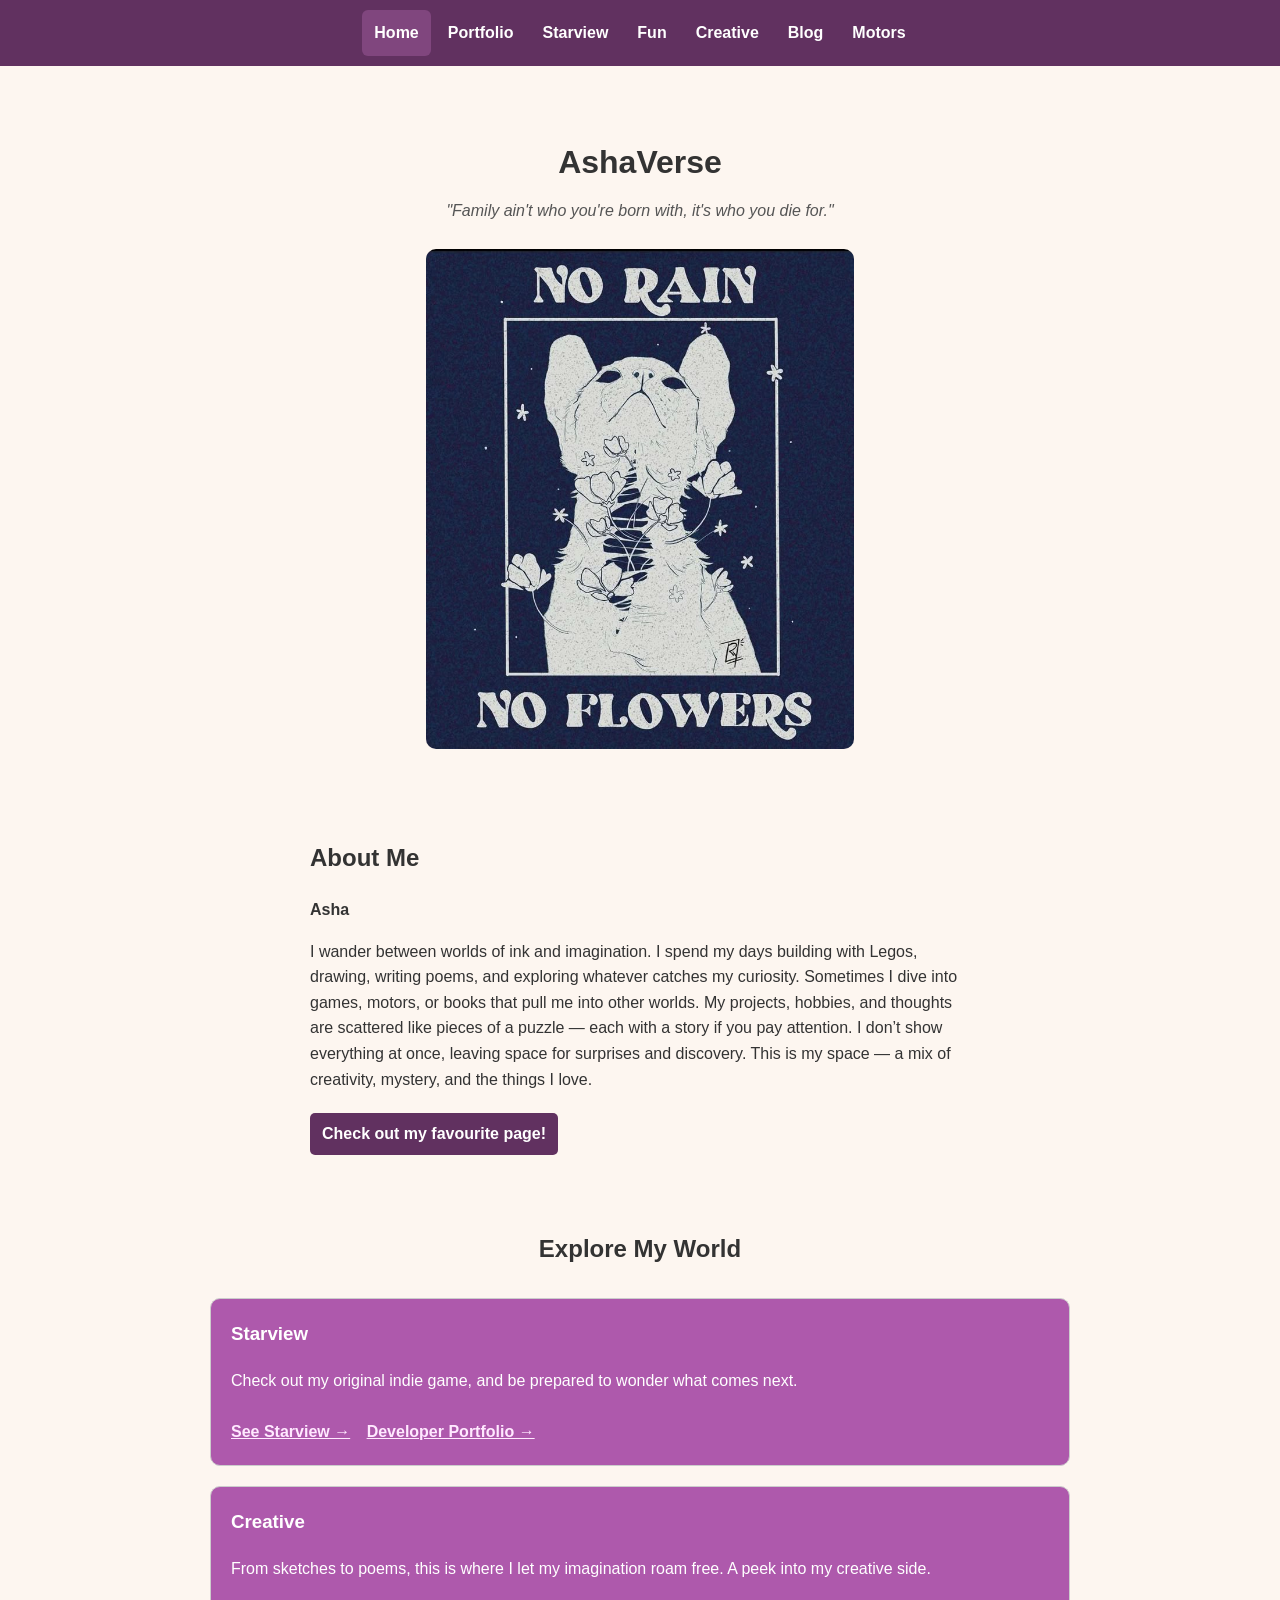
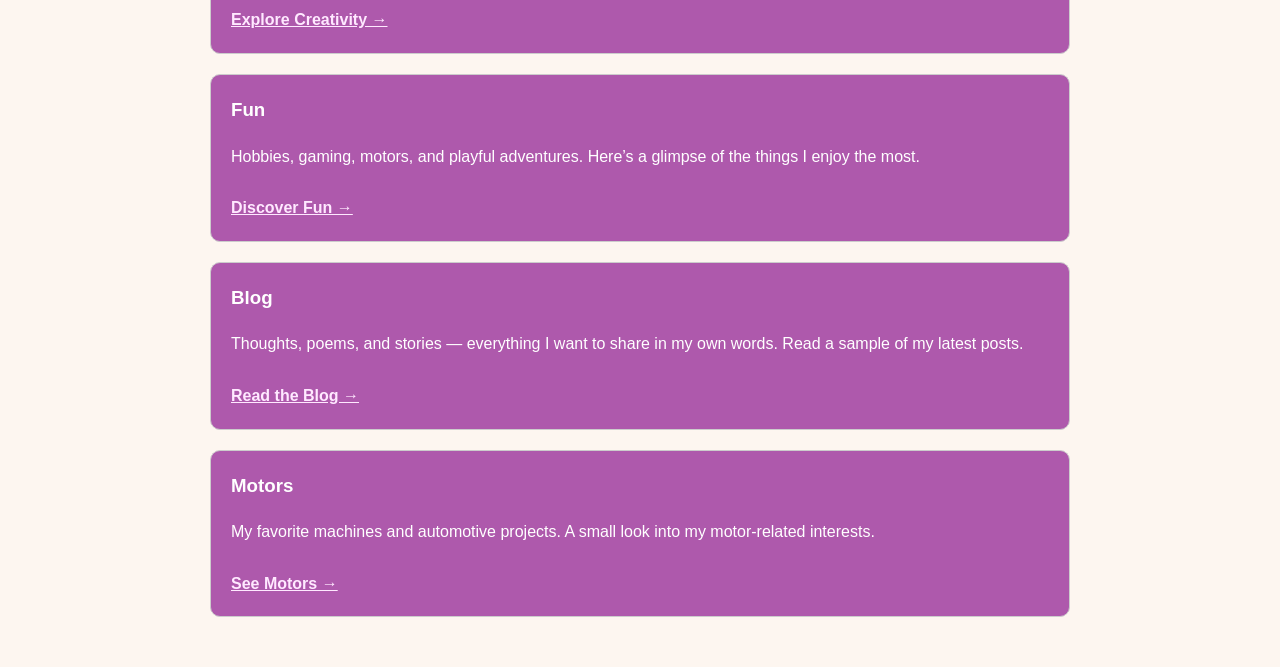
<file: index.html>
<!DOCTYPE html>
<html lang="en">

<head>
    <meta charset="UTF-8">
    <meta name="viewport" content="width=device-width, initial-scale=1.0">
    <meta name="description" content="AshaVerse - The personal and creative world of Asher Zuurendonk.">
    <title>AshaVerse</title>

    <link rel="stylesheet" href="style.css">

    <style>
        /* GENERAL */
        * {
            box-sizing: border-box;
        }

        body {
            font-family: Arial, sans-serif;
            margin: 0;
            padding: 0;
            background-color: #fdf6f0;
            color: #333;
            line-height: 1.6;
        }

        /* NAVIGATION */
        nav {
            background-color: #613160;
            padding: 10px;
        }

        nav ul {
            display: flex;
            justify-content: center;
            align-items: center;
            flex-wrap: wrap;
            gap: 5px;
            list-style: none;
            padding: 0;
            margin: 0;
        }

        nav ul li {
            display: block;
            margin: 0;
            padding: 0;
        }

        nav ul li a {
            display: block;
            padding: 10px 12px;
            color: white;
            text-decoration: none;
            font-weight: bold;
            border-radius: 6px;
        }

        nav ul li a:hover,
        nav ul li a:focus-visible,
        nav ul li a.active {
            background-color: #80467e;
        }

        /* HERO */
        header {
            text-align: center;
            padding: 50px 20px;
        }

        header h1 {
            margin-bottom: 10px;
        }

        header img {
            display: block;
            max-width: 100%;
            width: auto;
            height: auto;
            max-height: 500px;
            border-radius: 10px;
            margin: 25px auto 0;
        }

        .tagline {
            font-style: italic;
            color: #555;
            margin-top: 10px;
        }

        /* ABOUT */
        section#about {
            padding: 20px;
            max-width: 700px;
            margin: auto;
        }

        section#about a {
            display: inline-block;
            padding: 8px 12px;
            background-color: #613160;
            color: white;
            border-radius: 5px;
            font-weight: bold;
            text-decoration: none;
            transition: background 0.3s ease;
            margin: 5px 5px 5px 0;
        }

        section#about a:hover {
            background-color: #8a4a89;
        }

        /* EXPLORE */
        #sneak-peeks {
            max-width: 900px;
            margin: 50px auto;
            padding: 0 20px;
        }

        #sneak-peeks h2 {
            text-align: center;
            margin-bottom: 30px;
        }

        .preview {
            border: 1px solid #ccc;
            padding: 20px;
            margin-bottom: 20px;
            border-radius: 10px;
            background-color: #ae59ac;
            color: white;
        }

        .preview h3 {
            margin-top: 0;
            color: white;
        }

        .preview a {
            display: inline-block;
            margin: 10px 12px 0 0;
            color: #ffe9ff;
            text-decoration: underline;
            font-weight: bold;
        }

        .preview a:hover {
            color: white;
        }

        /* MOBILE */
        @media (max-width: 600px) {

            nav ul {
                display: grid;
                grid-template-columns: repeat(2, minmax(0, 1fr));
                gap: 5px;
            }

            nav ul li a {
                text-align: center;
                padding: 12px 6px;
                font-size: 14px;
            }

            nav ul li:last-child:nth-child(odd) {
                grid-column: 1 / -1;
            }

            header {
                padding: 30px 12px;
            }

            header h1 {
                font-size: 28px;
            }

            header img {
                max-width: 100%;
                height: auto;
            }

            section#about {
                padding: 16px;
            }

            #sneak-peeks {
                margin: 25px auto;
                padding: 0 12px;
            }

            .preview {
                padding: 18px 16px;
                border-radius: 12px;
                margin-bottom: 16px;
            }

            .preview a {
                padding: 4px 0;
            }
        }
    </style>
</head>

<body>

    <!-- NAVIGATION -->
    <nav aria-label="Main navigation">
        <ul>
            <li>
                <a href="index.html" class="active" aria-current="page">Home</a>
            </li>
            <li><a href="portfolio.html">Portfolio</a></li>
            <li><a href="rp1.html">Starview</a></li>
            <li><a href="pinterest.html">Fun</a></li>
            <li><a href="sharkies.html">Creative</a></li>
            <li><a href="avatar.html">Blog</a></li>
            <li><a href="motors.html">Motors</a></li>
        </ul>
    </nav>

    <main>

        <!-- HERO -->
        <header>
            <h1>AshaVerse</h1>

            <p class="tagline">
                "Family ain't who you're born with, it's who you die for."
            </p>

            <img
                src="flowers.jpg"
                alt="No rain, No flowers."
            >
        </header>

        <!-- ABOUT -->
        <section id="about">
            <h2>About Me</h2>

            <p><strong>Asha</strong></p>

            <p>
                I wander between worlds of ink and imagination.
                I spend my days building with Legos, drawing,
                writing poems, and exploring whatever catches
                my curiosity.

                Sometimes I dive into games, motors, or books
                that pull me into other worlds.

                My projects, hobbies, and thoughts are scattered
                like pieces of a puzzle — each with a story
                if you pay attention.

                I don’t show everything at once, leaving space
                for surprises and discovery.

                This is my space — a mix of creativity, mystery,
                and the things I love.
            </p>

            <a href="motors.html">
                Check out my favourite page!
            </a>
        </section>

        <!-- EXPLORE -->
        <section id="sneak-peeks">
            <h2>Explore My World</h2>

            <!-- STARVIEW -->
            <article class="preview">
                <h3>Starview</h3>

                <p>
                    Check out my original indie game,
                    and be prepared to wonder what comes next.
                </p>

                <a href="rp1.html">
                    See Starview &rarr;
                </a>

                <a href="portfolio.html">
                    Developer Portfolio &rarr;
                </a>
            </article>

            <!-- CREATIVE -->
            <article class="preview">
                <h3>Creative</h3>

                <p>
                    From sketches to poems, this is where
                    I let my imagination roam free.
                    A peek into my creative side.
                </p>

                <a href="sharkies.html">
                    Explore Creativity &rarr;
                </a>
            </article>

            <!-- FUN -->
            <article class="preview">
                <h3>Fun</h3>

                <p>
                    Hobbies, gaming, motors, and playful adventures.
                    Here’s a glimpse of the things I enjoy the most.
                </p>

                <a href="pinterest.html">
                    Discover Fun &rarr;
                </a>
            </article>

            <!-- BLOG -->
            <article class="preview">
                <h3>Blog</h3>

                <p>
                    Thoughts, poems, and stories —
                    everything I want to share in my own words.
                    Read a sample of my latest posts.
                </p>

                <a href="avatar.html">
                    Read the Blog &rarr;
                </a>
            </article>

            <!-- MOTORS -->
            <article class="preview">
                <h3>Motors</h3>

                <p>
                    My favorite machines and automotive projects.
                    A small look into my motor-related interests.
                </p>

                <a href="motors.html">
                    See Motors &rarr;
                </a>
            </article>

        </section>

    </main>

</body>
</html>
</file>
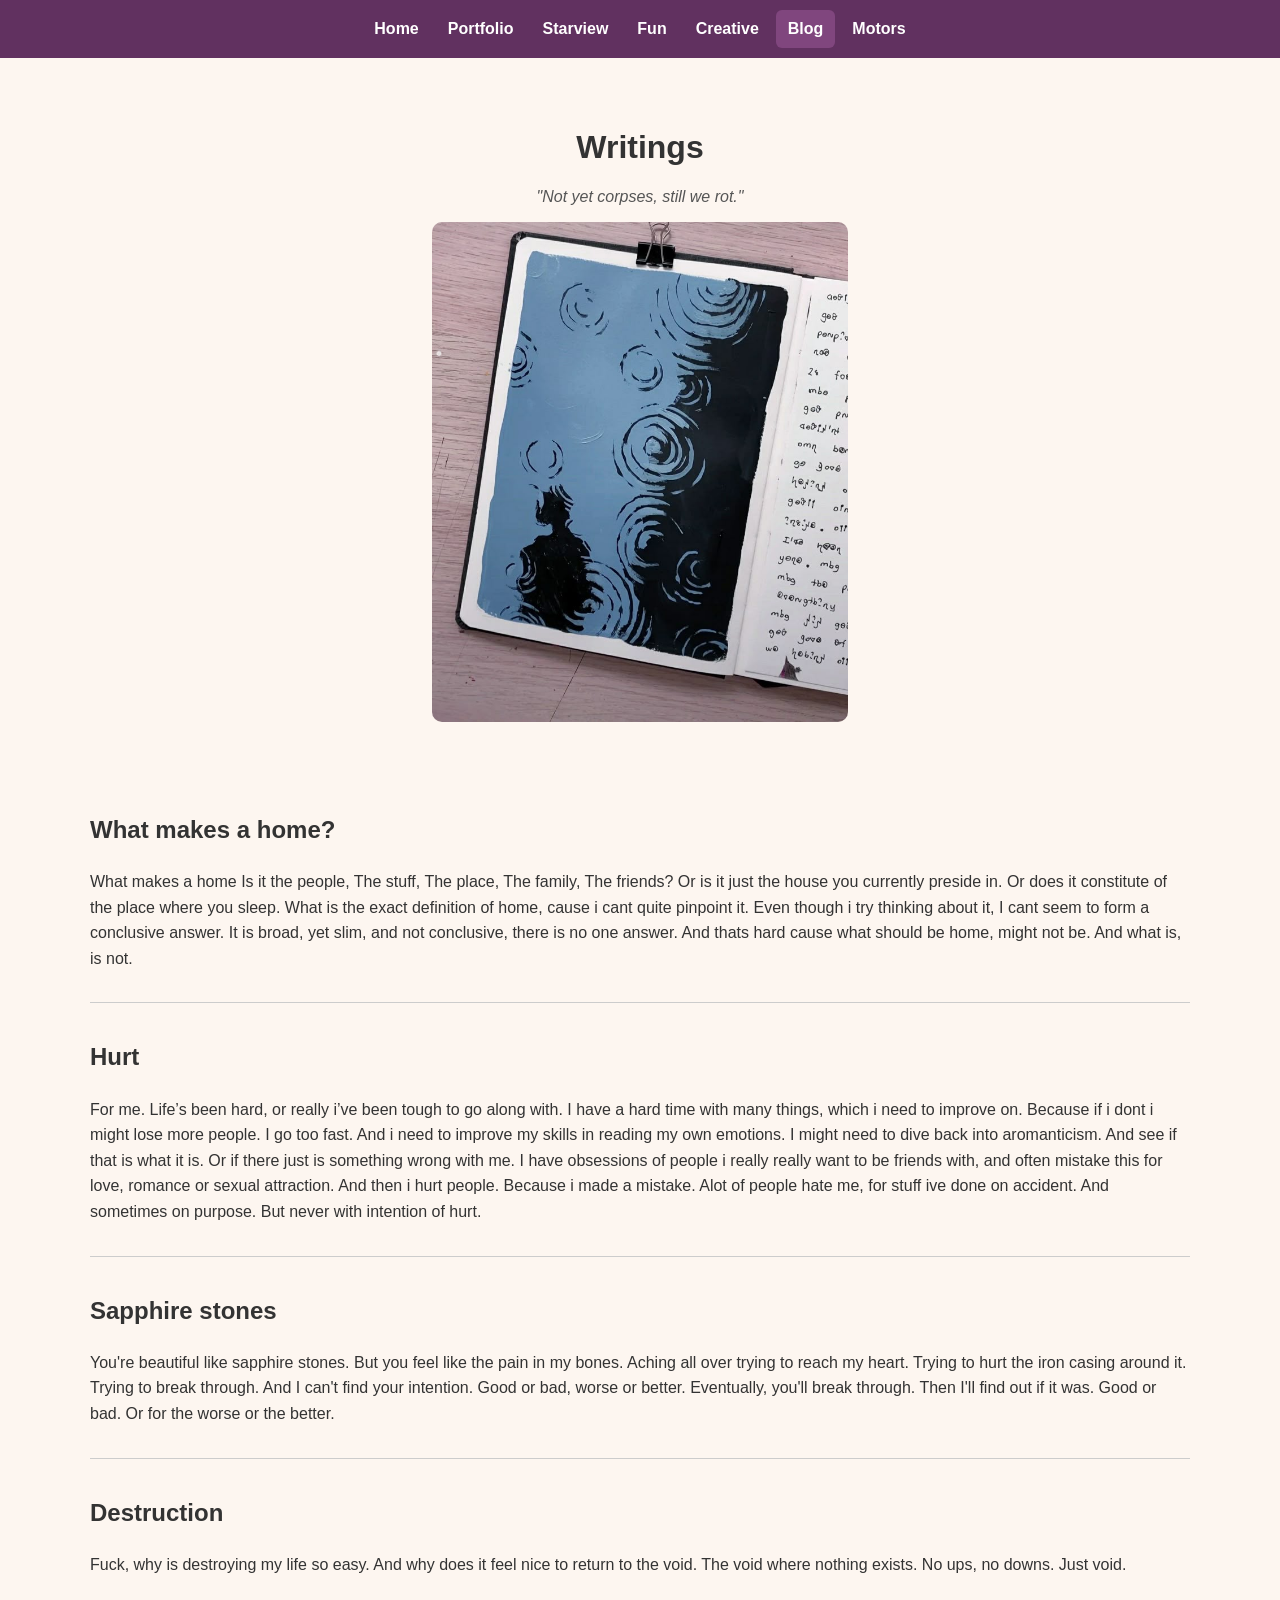
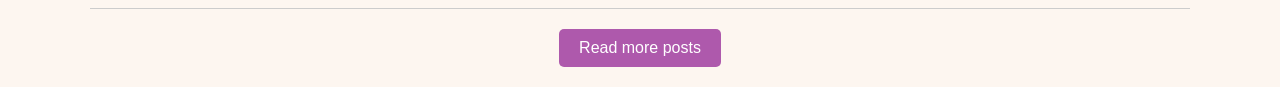
<file: avatar.html>
<!DOCTYPE html>
<html lang="en">
<head>
    <meta charset="UTF-8">
    <meta name="viewport" content="width=device-width, initial-scale=1.0">
    <meta name="description" content="Writings, poetry and personal thoughts from AshaVerse.">
    <title>Writings - AshaVerse</title>

    <style>
        /* GENERAL */
        body {
            font-family: Arial, sans-serif;
            margin: 0;
            padding: 0;
            background-color: #fdf6f0;
            color: #333;
        }

        /* NAVIGATION */
        nav {
            background-color: #613160;
            padding: 10px;
            text-align: center;
        }

        nav ul {
            display: flex;
            justify-content: center;
            align-items: center;
            flex-wrap: wrap;
            gap: 5px;
            list-style: none;
            margin: 0;
            padding: 0;
        }

        nav ul li {
            margin: 0;
            padding: 0;
        }

        nav ul li a {
            display: block;
            padding: 10px 12px;
            color: white;
            text-decoration: none;
            font-weight: bold;
            border-radius: 6px;
        }

        nav ul li a:hover,
        nav ul li a:focus-visible,
        nav ul li a.active {
            background-color: #80467e;
        }

        /* HERO */
        header {
            text-align: center;
            padding: 50px 20px;
        }

        header img {
            max-width: 100%;
            height: 500px;
            border-radius: 10px;
        }

        .tagline {
            font-style: italic;
            color: #555;
            margin-top: 10px;
        }

        /* POSTS */
        #posts {
            max-width: 1100px;
            margin: 0 auto;
            padding: 0 20px;
        }

        #posts article {
            border-bottom: 1px solid #ccc;
            padding: 15px 0;
            line-height: 1.6;
        }

        /* HIDDEN POSTS */
        .hidden {
            display: none;
        }

        /* READ MORE BUTTON */
        #readMoreBtn {
            display: block;
            margin: 20px auto;
            background-color: #ae59ac;
            color: white;
            border: none;
            padding: 10px 20px;
            font-size: 16px;
            cursor: pointer;
            border-radius: 5px;
        }

        #readMoreBtn:hover {
            background-color: #874686;
        }

        /* MOBILE NAVIGATION */
        @media (max-width: 600px) {
            nav ul {
                display: grid;
                grid-template-columns: repeat(2, minmax(0, 1fr));
                gap: 5px;
            }

            nav ul li a {
                text-align: center;
                padding: 12px 6px;
                font-size: 14px;
            }

            nav ul li:last-child:nth-child(odd) {
                grid-column: 1 / -1;
            }

            header {
                padding: 30px 12px;
            }

            header img {
                width: auto;
                height: auto;
                max-width: 100%;
                max-height: 500px;
            }

            #posts {
                padding: 0 16px;
            }
        }

        /* SMALL PHONES */
        @media (max-width: 360px) {
            nav ul li a {
                font-size: 13px;
                padding: 11px 4px;
            }
        }
    </style>
</head>

<body>

    <!-- NAVIGATION -->
    <nav aria-label="Main navigation">
        <ul>
            <li><a href="index.html">Home</a></li>
            <li><a href="portfolio.html">Portfolio</a></li>
            <li><a href="rp1.html">Starview</a></li>
            <li><a href="pinterest.html">Fun</a></li>
            <li><a href="sharkies.html">Creative</a></li>
            <li>
                <a href="avatar.html"
                   class="active"
                   aria-current="page">Blog</a>
            </li>
            <li><a href="motors.html">Motors</a></li>
        </ul>
    </nav>

    <!-- HERO -->
    <header>
        <h1>Writings</h1>
        <p class="tagline">"Not yet corpses, still we rot."</p>
        <img src="notes.jpg" alt="Puddle in notebook.">
    </header>

    <!-- POSTS -->
    <main>
        <section id="posts">

            <!-- POST 1 -->
            <article>
                <h2>What makes a home?</h2>
                <p>What makes a home

Is it the people,
The stuff,
The place,
The family,
The friends?

Or is it just the house you currently preside in.
Or does it constitute of the place where you sleep.

What is the exact definition of home,
cause i cant quite pinpoint it.
Even though i try thinking about it,
I cant seem to form a conclusive answer.

It is broad, yet slim, and not conclusive, there is no one answer.

And thats hard cause what should be home, might not be.
And what is, is not.
</p>
            </article>

            <!-- POST 2 -->
            <article>
                <h2>Hurt</h2>
                <p>For me.

Life’s been hard, or really i’ve been tough to go along with.

I have a hard time with many things, which i need to improve on. Because if i dont i might lose more people.

I go too fast. And i need to improve my skills in reading my own emotions.

I might need to dive back into aromanticism. And see if that is what it is. Or if there just is something wrong with me.

I have obsessions of people i really really want to be friends with, and often mistake this for love, romance or sexual attraction.

And then i hurt people. Because i made a mistake.

Alot of people hate me, for stuff ive done on accident. And sometimes on purpose. But never with intention of hurt.
</p>
            </article>

            <!-- POST 3 -->
            <article>
                <h2>Sapphire stones</h2>
                <p>You're beautiful like sapphire stones.
But you feel like the pain in my bones.
Aching all over trying to reach my heart.

Trying to hurt the iron casing around it.
Trying to break through.
And I can't find your intention.
Good or bad, worse or better.

Eventually, you'll break through.
Then I'll find out if it was.
Good or bad.
Or for the worse or the better.
</p>
            </article>

            <!-- POST 4 -->
            <article>
                <h2>Destruction</h2>
                <p>Fuck, why is destroying my life so easy.
And why does it feel nice to return to the void.
The void where nothing exists.
No ups, no downs.
Just void.
</p>
            </article>

            <!-- HIDDEN POST 5 -->
            <article class="hidden">
                <h2>Smile</h2>
                <p>You make me smile.
I laugh at your texts.
Youre so nice.
Even when I am trauma-dumping.
You asked me if I was alright and then moved on.
And I like that.
Cause I never asked for anything other than human decency.

And I love and adore you for that.

And I wish I didn't love you for real. Wish I just thought of you as a fling. Because I know that you'd never love me the same.
</p>
            </article>

            <!-- HIDDEN POST 6 -->
            <article class="hidden">
                <h2>Moments</h2>
                <p>What is future.
Where does it begin and where does it end.

What is present.
Where does it begin and where does it end.

What is past.
Where does it begin and where does it end.
</p>
            </article>

            <!-- HIDDEN POST 7 -->
            <article class="hidden">
                <h2>Yearning</h2>
                <p>Yearning for the past I cry out, but is it the past I need?
I doubt it because, in the past, I felt the same.
However, what I seem to yearn for may not even exist.
It seems to stay just a fingertip away from my grasp, but I never come closer.

Maybe it is the careless moments when nothing matters.
Where consequences don't belong, and cannot survive.
But that is not the past, that is a moment.

Is it just nostalgia, that can't be it doesn't give this gripping feeling to the heart.
It doesn't suffocate, it may yearn but it is not aggressive.
It soothes more so.
</p>
            </article>

            <!-- HIDDEN POST 8 -->
            <article class="hidden">
                <h2>Searching</h2>
                <p>And while I search for the answer to my problems.
Where do I find it?
Where do I look?

Do I keep trying?
Do I keep crying?
Will I find what is missing?

Or do I give up?
Do I wait for tomorrow?
And forget all my doubts and problems.

– – –

Or do I stop existing.
Not in a dying way.
But in a trying way.
</p>
            </article>

        </section>

        <!-- READ MORE BUTTON -->
        <button id="readMoreBtn" type="button">
            Read more posts
        </button>
    </main>

    <!-- READ MORE FUNCTION -->
    <script>
        const btn = document.getElementById('readMoreBtn');
        const hiddenPosts = document.querySelectorAll('#posts .hidden');

        const postsToShow = 4;
        let currentIndex = 0;

        if (hiddenPosts.length === 0) {
            btn.style.display = 'none';
        }

        btn.addEventListener('click', () => {
            for (
                let i = currentIndex;
                i < currentIndex + postsToShow && i < hiddenPosts.length;
                i++
            ) {
                hiddenPosts[i].classList.remove('hidden');
            }

            currentIndex += postsToShow;

            if (currentIndex >= hiddenPosts.length) {
                btn.style.display = 'none';
            }
        });
    </script>

</body>
</html>
</file>
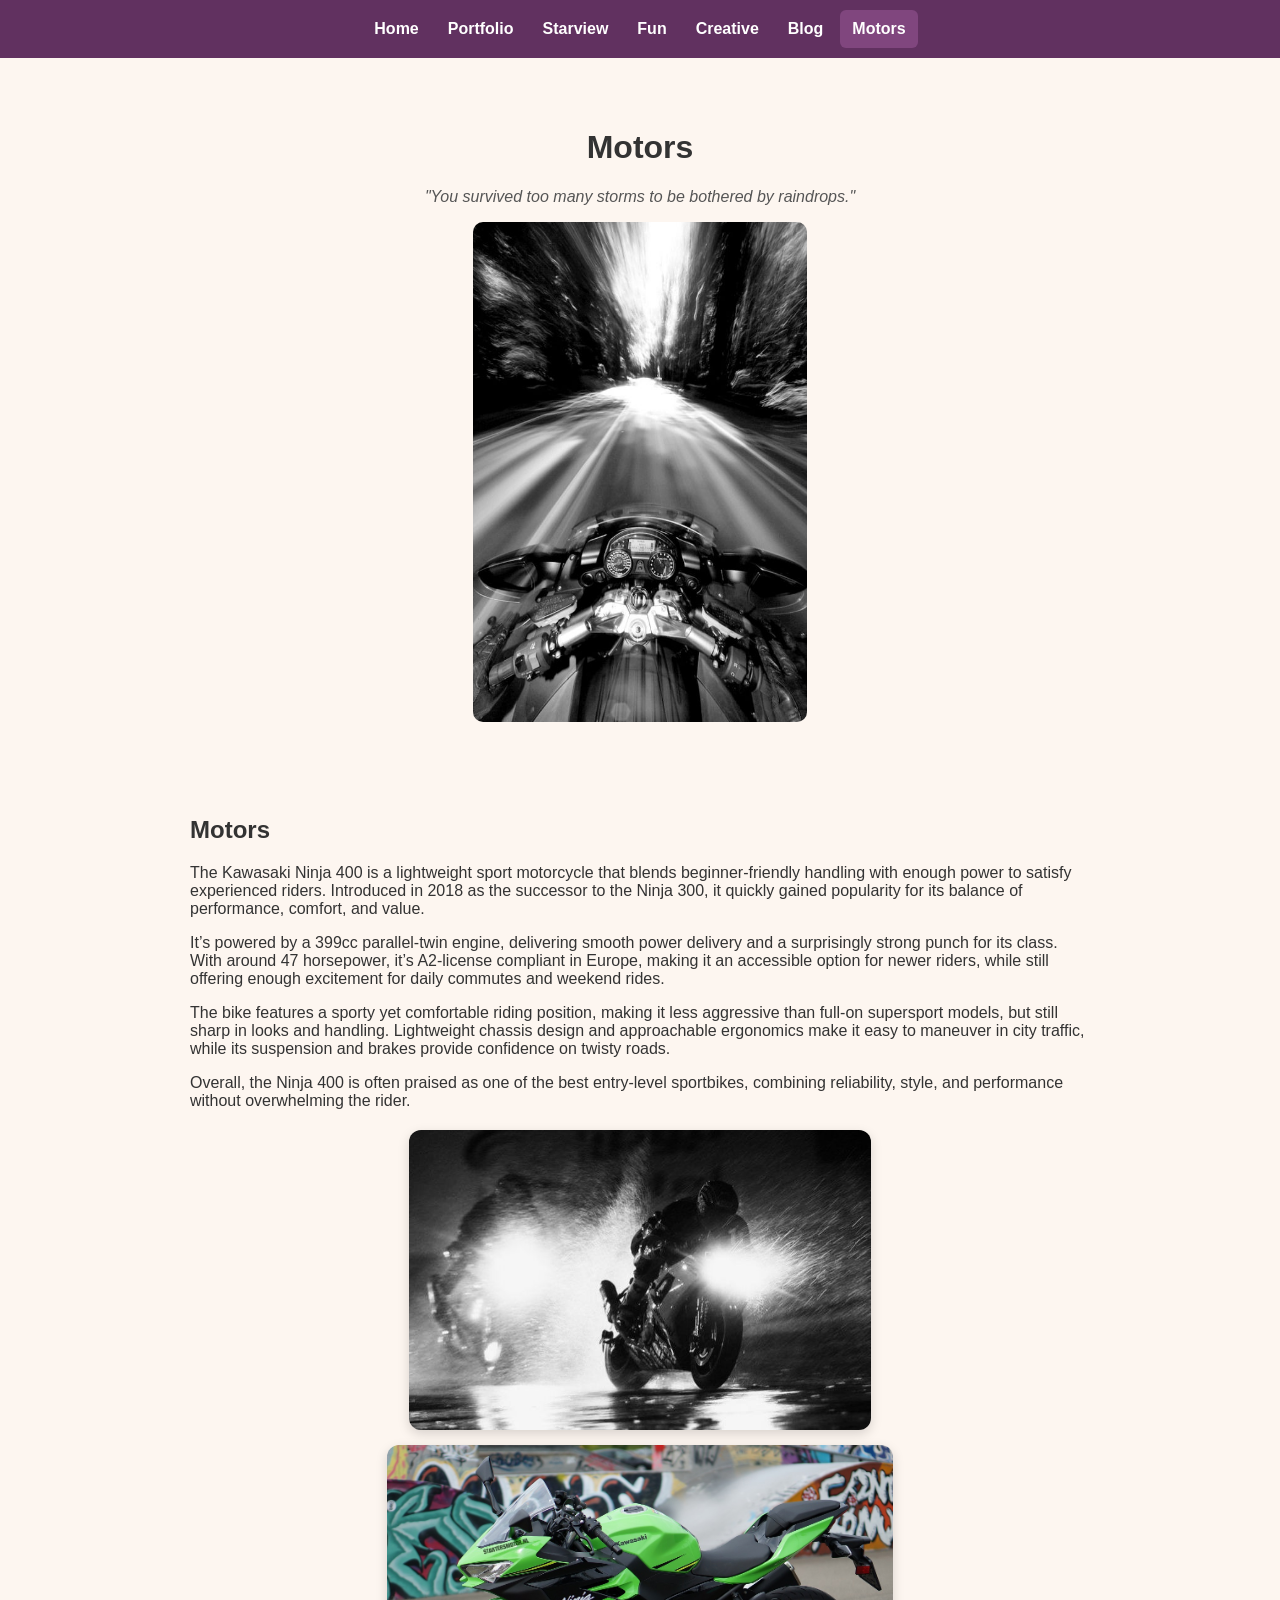
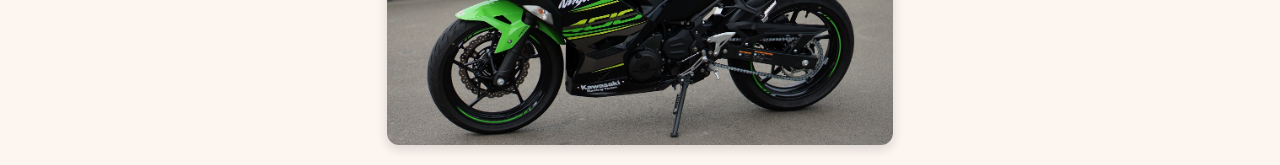
<file: motors.html>
<!DOCTYPE html>
<html lang="en">
<head>
  <meta charset="UTF-8">
  <meta name="viewport" content="width=device-width, initial-scale=1.0">
  <meta name="description" content="Art3mis - Portfolio, creative showcase, and personal space of Asher Zuurendonk.">
  <title>Motors - AshaVerse</title>

  <style>
    /* GENERAL */
    body {
      font-family: Arial, sans-serif;
      margin: 0;
      padding: 0;
      background-color: #fdf6f0;
      color: #333;
    }

    /* NAVIGATION */
    nav {
      background-color: #613160;
      padding: 10px;
    }

    nav ul {
      display: flex;
      justify-content: center;
      align-items: center;
      flex-wrap: wrap;
      gap: 5px;
      list-style: none;
      margin: 0;
      padding: 0;
    }

    nav ul li {
      display: block;
      margin: 0;
      padding: 0;
    }

    nav ul li a {
      display: block;
      padding: 10px 12px;
      color: white;
      text-decoration: none;
      font-weight: bold;
      border-radius: 6px;
    }

    nav ul li a:hover,
    nav ul li a:focus-visible,
    nav ul li a.active {
      background-color: #80467e;
    }

    /* ORIGINAL HERO */
    header {
      text-align: center;
      padding: 50px 20px;
    }

    header img {
      max-width: 100%;
      height: 500px;
      border-radius: 10px;
    }

    .tagline {
      font-style: italic;
      color: #555;
      margin-top: 10px;
    }

    /* ORIGINAL SECTION */
    section {
      padding: 20px;
      max-width: 900px;
      margin: auto;
    }

    /* ORIGINAL IMAGE GRID */
    .image-grid {
      display: flex;
      flex-wrap: wrap;
      gap: 15px;
      margin-top: 20px;
      justify-content: center;
    }

    .image-grid img {
      height: 300px;
      width: auto;
      border-radius: 12px;
      box-shadow: 0 4px 12px rgba(0, 0, 0, 0.15);
      transition: transform 0.3s ease, box-shadow 0.3s ease;
    }

    .image-grid img:hover {
      transform: scale(1.03);
      box-shadow: 0 6px 18px rgba(0, 0, 0, 0.25);
    }

    /* MOBILE NAVIGATION */
    @media (max-width: 600px) {

      nav ul {
        display: grid;
        grid-template-columns: repeat(2, minmax(0, 1fr));
        gap: 5px;
      }

      nav ul li {
        display: block;
        margin: 0;
      }

      nav ul li a {
        display: block;
        text-align: center;
        padding: 12px 6px;
        font-size: 14px;
        border-radius: 6px;
      }

      nav ul li:last-child:nth-child(odd) {
        grid-column: 1 / -1;
      }

      /* MOBILE IMAGE SAFETY */
      header {
        padding: 30px 12px;
      }

      header img {
        width: auto;
        height: auto;
        max-width: 100%;
        max-height: 500px;
      }

      .image-grid img {
        width: auto;
        height: auto;
        max-width: 100%;
        max-height: 300px;
      }
    }

    /* SMALL PHONES */
    @media (max-width: 360px) {

      nav ul li a {
        font-size: 13px;
        padding: 11px 4px;
      }
    }

  </style>
</head>

<body>

  <!-- NAVIGATION -->
  <nav aria-label="Main navigation">
    <ul>
      <li><a href="index.html">Home</a></li>
      <li><a href="portfolio.html">Portfolio</a></li>
      <li><a href="rp1.html">Starview</a></li>
      <li><a href="pinterest.html">Fun</a></li>
      <li><a href="sharkies.html">Creative</a></li>
      <li><a href="avatar.html">Blog</a></li>
      <li>
        <a href="motors.html"
           class="active"
           aria-current="page">Motors</a>
      </li>
    </ul>
  </nav>

  <!-- HERO SECTION -->
  <header>
    <h1>Motors</h1>

    <p class="tagline">
      "You survived too many storms to be bothered by raindrops."
    </p>

    <img src="motorrr.jpg" alt="Fast motor">
  </header>

  <!-- MOTORS CONTENT -->
  <section>
    <h2>Motors</h2>

    <p>
      The Kawasaki Ninja 400 is a lightweight sport motorcycle that blends beginner-friendly handling with enough power to satisfy experienced riders. Introduced in 2018 as the successor to the Ninja 300, it quickly gained popularity for its balance of performance, comfort, and value.
    </p>

    <p>
      It’s powered by a 399cc parallel-twin engine, delivering smooth power delivery and a surprisingly strong punch for its class. With around 47 horsepower, it’s A2-license compliant in Europe, making it an accessible option for newer riders, while still offering enough excitement for daily commutes and weekend rides.
    </p>

    <p>
      The bike features a sporty yet comfortable riding position, making it less aggressive than full-on supersport models, but still sharp in looks and handling. Lightweight chassis design and approachable ergonomics make it easy to maneuver in city traffic, while its suspension and brakes provide confidence on twisty roads.
    </p>

    <p>
      Overall, the Ninja 400 is often praised as one of the best entry-level sportbikes, combining reliability, style, and performance without overwhelming the rider.
    </p>

    <!-- ORIGINAL IMAGE GRID -->
    <div class="image-grid">
      <img src="motor.jpg" alt="Motorbike">
      <img src="ninja400.jpg" alt="Kawasaki Ninja 400">
    </div>

  </section>

</body>
</html>
</file>
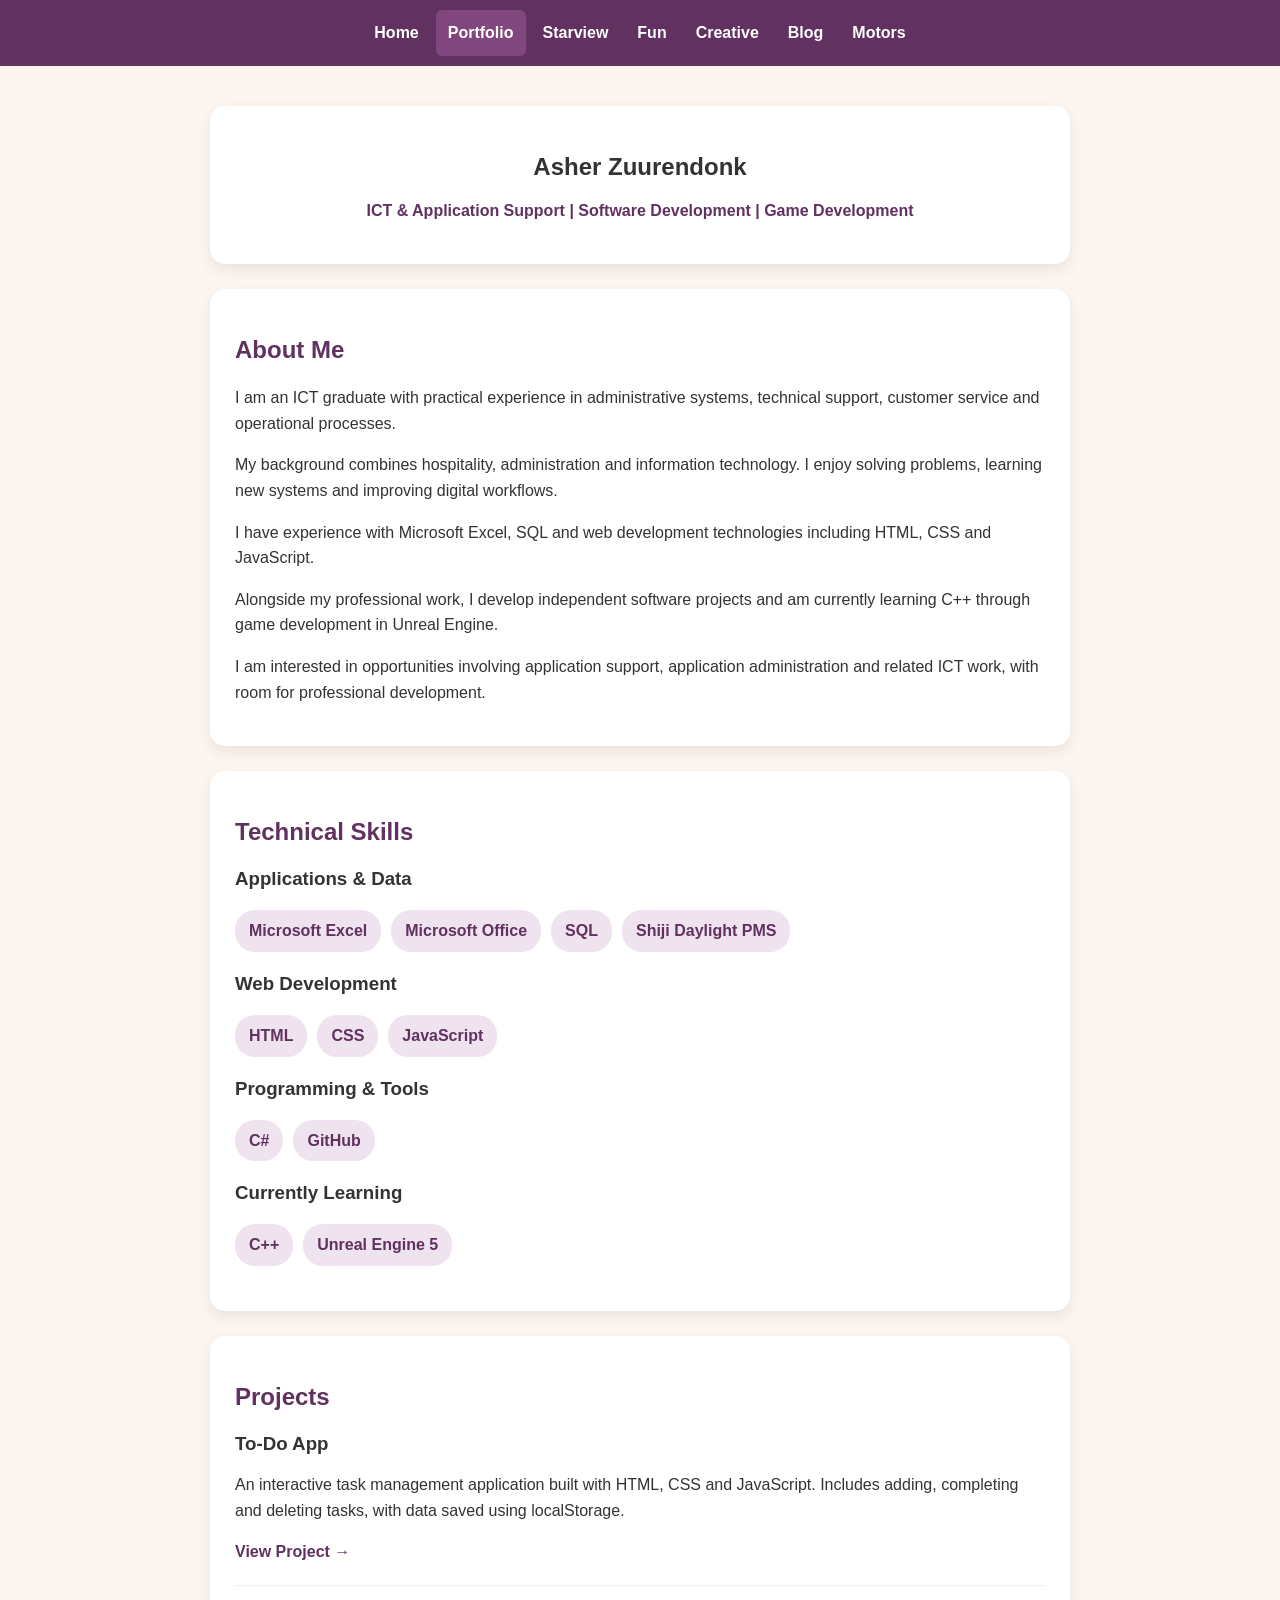
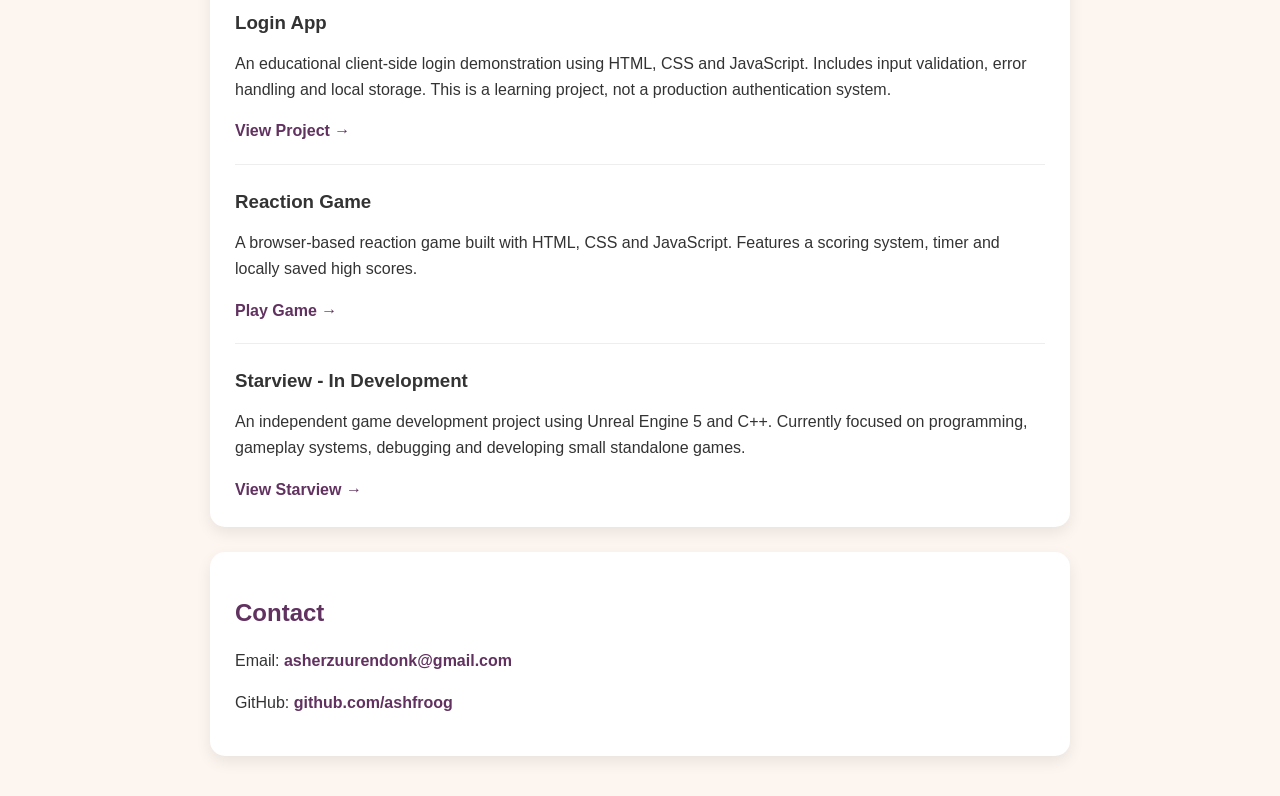
<file: portfolio.html>
<!DOCTYPE html>
<html lang="en">
<head>
<meta charset="UTF-8">
<meta name="viewport" content="width=device-width, initial-scale=1.0">
<meta name="description" content="Asher Zuurendonk's ICT, software development and game development portfolio.">
<title>Portfolio - AshaVerse</title>

<style>
* {
    box-sizing: border-box;
}

body {
    font-family: Arial, sans-serif;
    margin: 0;
    background-color: #fdf6f0;
    color: #333;
    line-height: 1.6;
}

/* NAVIGATION */
nav {
    background-color: #613160;
    padding: 10px;
}

nav ul {
    display: flex;
    justify-content: center;
    align-items: center;
    flex-wrap: wrap;
    gap: 5px;
    list-style: none;
    padding: 0;
    margin: 0;
}

nav ul li a {
    display: block;
    padding: 10px 12px;
    color: white;
    text-decoration: none;
    font-weight: bold;
    border-radius: 6px;
}

nav ul li a:hover,
nav ul li a:focus-visible {
    background-color: #80467e;
}

nav ul li a.active {
    background-color: #80467e;
}

/* PAGE LAYOUT */
.container {
    width: 100%;
    max-width: 900px;
    margin: 40px auto;
    padding: 0 20px;
}

.section {
    background-color: white;
    padding: 25px;
    border-radius: 15px;
    margin-bottom: 25px;
    box-shadow: 0 6px 15px rgba(0,0,0,0.08);
}

h1, h2, h3 {
    line-height: 1.3;
}

h2 {
    color: #613160;
}

/* HERO */
.hero {
    text-align: center;
}

.hero h1 {
    margin-bottom: 10px;
}

.subtitle {
    color: #613160;
    font-weight: bold;
}

/* SKILLS */
.skills {
    display: flex;
    flex-wrap: wrap;
    gap: 10px;
}

.skill {
    background-color: #eee3ee;
    color: #613160;
    padding: 8px 14px;
    border-radius: 20px;
    font-weight: bold;
}

.skill-group {
    margin-bottom: 20px;
}

/* PROJECTS */
.project {
    margin-bottom: 25px;
    padding-bottom: 20px;
    border-bottom: 1px solid #eee;
}

.project:last-child {
    border-bottom: none;
    margin-bottom: 0;
    padding-bottom: 0;
}

.project h3 {
    margin-bottom: 5px;
}

.project a,
.contact a {
    color: #613160;
    font-weight: bold;
    text-decoration: none;
    overflow-wrap: anywhere;
}

.project a:hover,
.contact a:hover {
    text-decoration: underline;
}

/* MOBILE DEVICES */
@media (max-width: 600px) {
    nav ul {
        display: grid;
        grid-template-columns: repeat(2, minmax(0, 1fr));
        gap: 5px;
    }

    nav ul li a {
        text-align: center;
        padding: 12px 6px;
        font-size: 14px;
    }

    nav ul li:last-child:nth-child(odd) {
        grid-column: 1 / -1;
    }

    .container {
        margin: 20px auto;
        padding: 0 12px;
    }

    .section {
        padding: 20px 16px;
        border-radius: 12px;
        margin-bottom: 16px;
    }

    .hero h1 {
        font-size: 26px;
    }

    h2 {
        font-size: 22px;
    }

    .skill {
        font-size: 13px;
        padding: 7px 11px;
    }
}
</style>
</head>

<body>

<!-- NAVIGATION -->
<nav aria-label="Main navigation">
    <ul>
        <li><a href="index.html">Home</a></li>
        <li><a href="portfolio.html" class="active" aria-current="page">Portfolio</a></li>
        <li><a href="rp1.html">Starview</a></li>
        <li><a href="pinterest.html">Fun</a></li>
        <li><a href="sharkies.html">Creative</a></li>
        <li><a href="avatar.html">Blog</a></li>
        <li><a href="motors.html">Motors</a></li>
    </ul>
</nav>

<main class="container">

    <!-- HERO -->
    <section class="section hero">
        <h1>Asher Zuurendonk</h1>
        <p class="subtitle">
            ICT & Application Support |
            Software Development |
            Game Development
        </p>
    </section>

    <!-- ABOUT -->
    <section class="section">
        <h2>About Me</h2>

        <p>
            I am an ICT graduate with practical experience
            in administrative systems, technical support,
            customer service and operational processes.
        </p>

        <p>
            My background combines hospitality,
            administration and information technology.
            I enjoy solving problems, learning new systems
            and improving digital workflows.
        </p>

        <p>
            I have experience with Microsoft Excel, SQL
            and web development technologies including
            HTML, CSS and JavaScript.
        </p>

        <p>
            Alongside my professional work, I develop
            independent software projects and am
            currently learning C++ through game
            development in Unreal Engine.
        </p>

        <p>
            I am interested in opportunities involving
            application support, application administration
            and related ICT work, with room for professional
            development.
        </p>
    </section>

    <!-- TECHNICAL SKILLS -->
    <section class="section">
        <h2>Technical Skills</h2>

        <div class="skill-group">
            <h3>Applications & Data</h3>
            <div class="skills">
                <span class="skill">Microsoft Excel</span>
                <span class="skill">Microsoft Office</span>
                <span class="skill">SQL</span>
                <span class="skill">Shiji Daylight PMS</span>
            </div>
        </div>

        <div class="skill-group">
            <h3>Web Development</h3>
            <div class="skills">
                <span class="skill">HTML</span>
                <span class="skill">CSS</span>
                <span class="skill">JavaScript</span>
            </div>
        </div>

        <div class="skill-group">
            <h3>Programming & Tools</h3>
            <div class="skills">
                <span class="skill">C#</span>
                <span class="skill">GitHub</span>
            </div>
        </div>

        <div class="skill-group">
            <h3>Currently Learning</h3>
            <div class="skills">
                <span class="skill">C++</span>
                <span class="skill">Unreal Engine 5</span>
            </div>
        </div>
    </section>

    <!-- PROJECTS -->
    <section class="section">
        <h2>Projects</h2>

        <article class="project">
            <h3>To-Do App</h3>
            <p>
                An interactive task management application
                built with HTML, CSS and JavaScript.
                Includes adding, completing and deleting
                tasks, with data saved using localStorage.
            </p>
            <a href="https://ashfroog.github.io/todo-app/"
               target="_blank" rel="noopener noreferrer">
                View Project &rarr;
            </a>
        </article>

        <article class="project">
            <h3>Login App</h3>
            <p>
                An educational client-side login demonstration
                using HTML, CSS and JavaScript.
                Includes input validation, error handling
                and local storage. This is a learning project,
                not a production authentication system.
            </p>
            <a href="https://ashfroog.github.io/login-app/"
               target="_blank" rel="noopener noreferrer">
                View Project &rarr;
            </a>
        </article>

        <article class="project">
            <h3>Reaction Game</h3>
            <p>
                A browser-based reaction game built with
                HTML, CSS and JavaScript.
                Features a scoring system, timer and
                locally saved high scores.
            </p>
            <a href="https://ashfroog.github.io/reaction-game/"
               target="_blank" rel="noopener noreferrer">
                Play Game &rarr;
            </a>
        </article>

        <article class="project">
            <h3>Starview - In Development</h3>
            <p>
                An independent game development project
                using Unreal Engine 5 and C++.
                Currently focused on programming,
                gameplay systems, debugging and
                developing small standalone games.
            </p>
            <a href="rp1.html">
                View Starview &rarr;
            </a>
        </article>
    </section>

    <!-- CONTACT -->
    <section class="section contact">
        <h2>Contact</h2>

        <p>
            Email:
            <a href="mailto:asherzuurendonk@gmail.com">
                asherzuurendonk@gmail.com
            </a>
        </p>

        <p>
            GitHub:
            <a href="https://github.com/ashfroog"
               target="_blank" rel="noopener noreferrer">
                github.com/ashfroog
            </a>
        </p>
    </section>

</main>

</body>
</html>
</file>
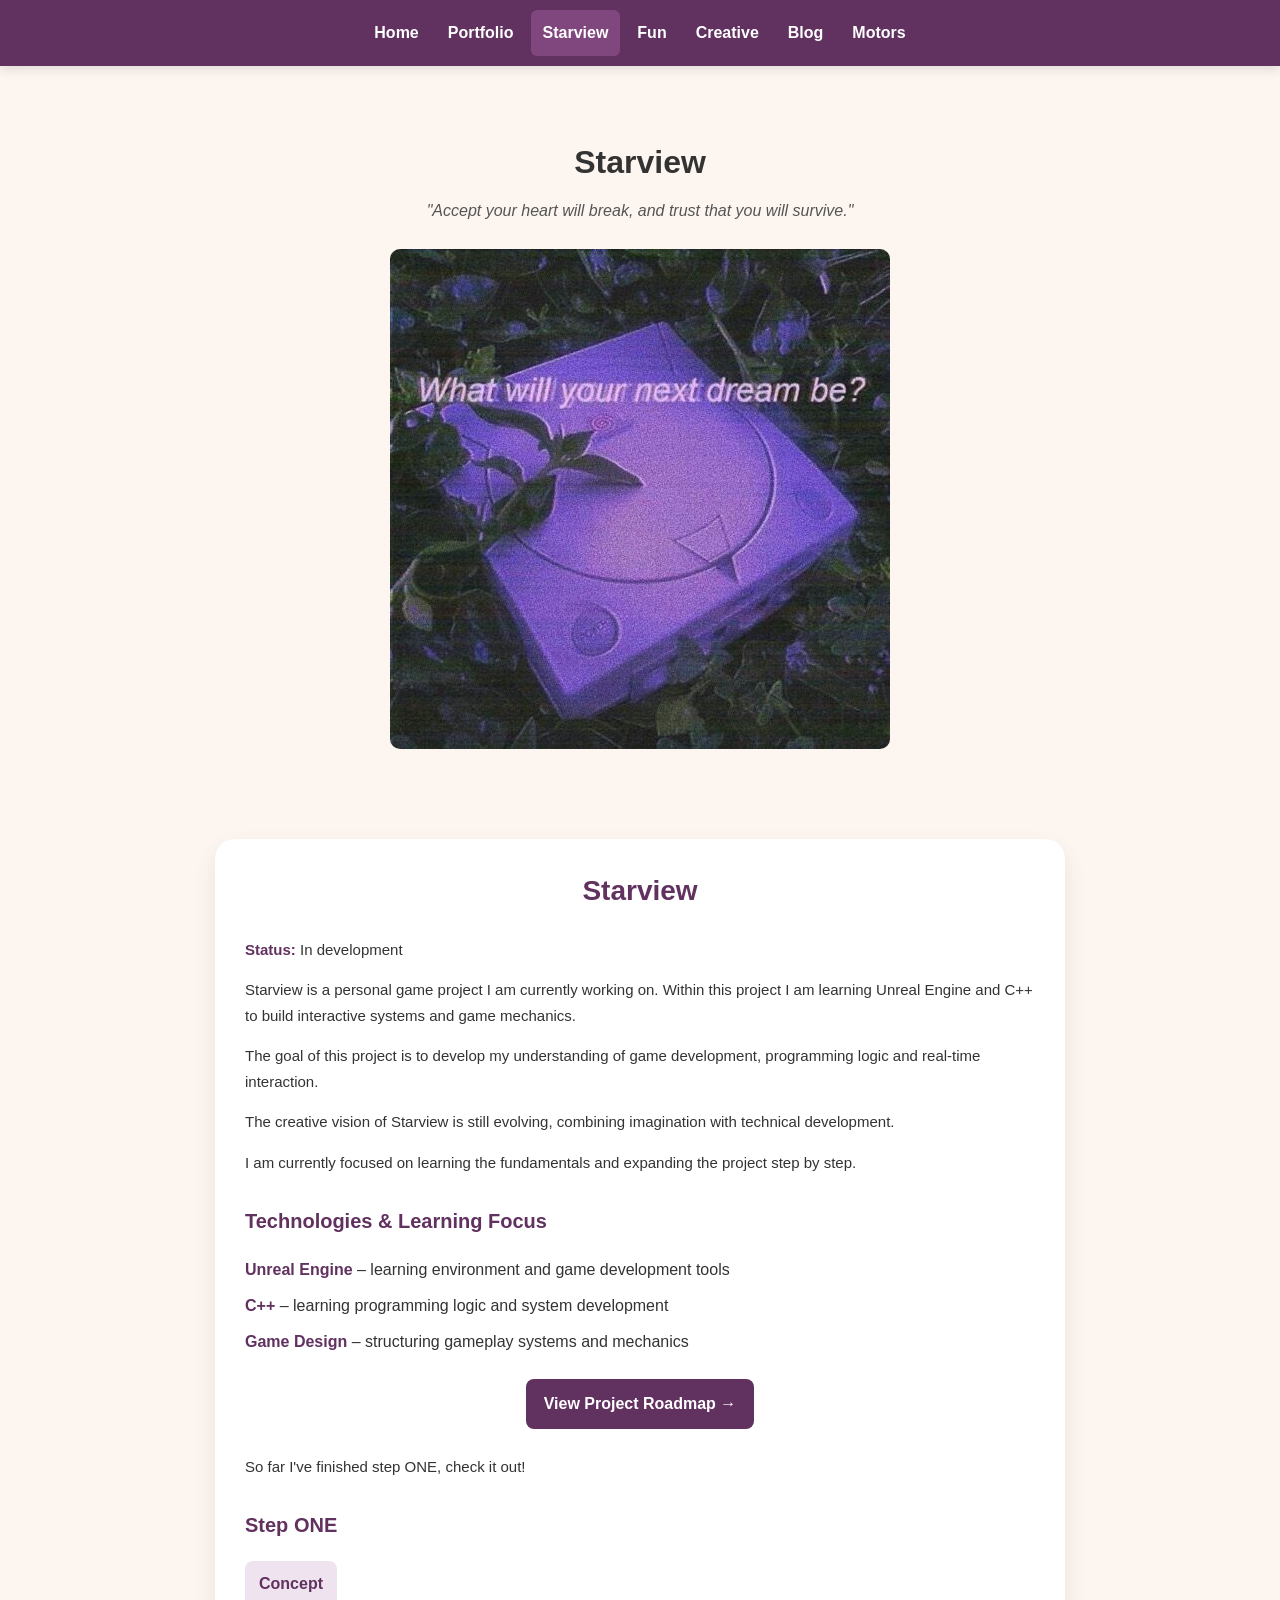
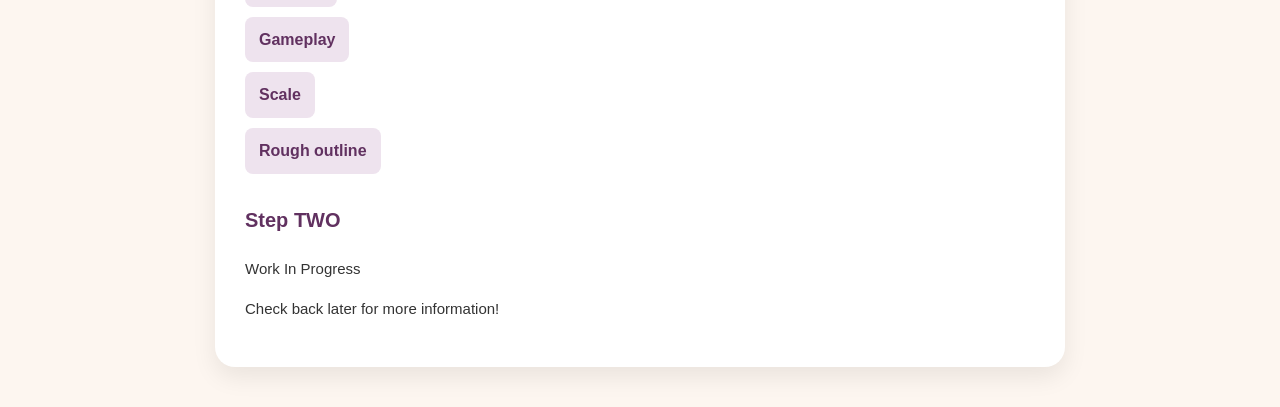
<file: rp1.html>
<!DOCTYPE html>
<html lang="en">

<head>
    <meta charset="UTF-8">
    <meta name="viewport" content="width=device-width, initial-scale=1.0">

    <meta name="description"
          content="Starview - An independent game development project by Asher Zuurendonk.">

    <title>Starview - AshaVerse</title>

    <style>
        /* GENERAL */
        * {
            box-sizing: border-box;
        }

        body {
            font-family: Arial, sans-serif;
            margin: 0;
            padding: 0;
            background-color: #fdf6f0;
            color: #333;
            line-height: 1.6;
        }

        /* NAVIGATION */
        nav {
            background-color: #613160;
            padding: 10px;
            box-shadow: 0 4px 10px rgba(0,0,0,0.1);
        }

        nav ul {
            display: flex;
            justify-content: center;
            align-items: center;
            flex-wrap: wrap;
            gap: 5px;
            list-style: none;
            margin: 0;
            padding: 0;
        }

        nav ul li {
            display: block;
            margin: 0;
            padding: 0;
        }

        nav ul li a {
            display: block;
            padding: 10px 12px;
            color: white;
            text-decoration: none;
            font-weight: bold;
            border-radius: 6px;
        }

        nav ul li a:hover,
        nav ul li a:focus-visible,
        nav ul li a.active {
            background-color: #80467e;
        }

        /* HERO */
        header {
            text-align: center;
            padding: 50px 20px;
        }

        header h1 {
            margin-bottom: 10px;
        }

        header img {
            display: block;
            max-width: 100%;
            width: auto;
            height: auto;
            max-height: 500px;
            margin: 25px auto 0;
            border-radius: 10px;
        }

        .tagline {
            font-style: italic;
            color: #555;
            margin-top: 10px;
        }

        /* MAIN STARVIEW CONTAINER */
        #starview {
            max-width: 850px;
            margin: 40px auto;
            padding: 30px;
            background-color: white;
            border-radius: 20px;
            box-shadow: 0 10px 25px rgba(0,0,0,0.08);
        }

        /* TITLES */
        #starview h2 {
            margin-top: 0;
            color: #613160;
            text-align: center;
            font-size: 28px;
        }

        #starview h3 {
            margin-top: 30px;
            color: #613160;
            font-size: 20px;
        }

        /* TEXT */
        #starview p {
            line-height: 1.7;
            margin-bottom: 15px;
            font-size: 15px;
        }

        #starview strong {
            color: #613160;
        }

        /* ROADMAP BUTTON */
        .doc-link {
            margin: 25px 0;
            text-align: center;
        }

        .doc-link a {
            display: inline-block;
            max-width: 100%;
            padding: 12px 18px;
            background-color: #613160;
            color: white;
            border-radius: 8px;
            text-decoration: none;
            font-weight: bold;
            overflow-wrap: anywhere;
            transition: all 0.3s ease;
        }

        .doc-link a:hover {
            background-color: #8a4a89;
            transform: translateY(-2px);
        }

        /* TECHNOLOGIES */
        .technology-list {
            list-style: none;
            padding: 0;
        }

        .technology-list li {
            margin-bottom: 10px;
        }

        /* STEP ONE */
        #step-one ul {
            list-style: none;
            padding: 0;
            margin: 0;
            display: flex;
            flex-direction: column;
            align-items: flex-start;
            gap: 10px;
        }

        #step-one li {
            max-width: 100%;
        }

        #step-one a {
            display: inline-block;
            max-width: 100%;
            padding: 10px 14px;
            background-color: #eee3ee;
            color: #613160;
            border-radius: 8px;
            text-decoration: none;
            font-weight: bold;
            overflow-wrap: anywhere;
            transition: all 0.2s ease;
        }

        #step-one a:hover {
            background-color: #e0cce0;
            transform: translateY(-2px);
        }

        /* STARVIEW IMAGES */
        #starview img {
            max-width: 100%;
            height: auto;
            border-radius: 12px;
            margin-top: 20px;
            box-shadow: 0 5px 15px rgba(0,0,0,0.1);
        }

        /* MOBILE */
        @media (max-width: 600px) {

            nav ul {
                display: grid;
                grid-template-columns: repeat(2, minmax(0, 1fr));
                gap: 5px;
            }

            nav ul li a {
                text-align: center;
                padding: 12px 6px;
                font-size: 14px;
            }

            nav ul li:last-child:nth-child(odd) {
                grid-column: 1 / -1;
            }

            header {
                padding: 30px 12px;
            }

            header h1 {
                font-size: 28px;
            }

            header img {
                max-width: 100%;
                height: auto;
            }

            #starview {
                margin: 20px 12px;
                padding: 20px 16px;
                border-radius: 12px;
            }

            #starview h2 {
                font-size: 24px;
            }

            #starview h3 {
                font-size: 19px;
            }

            .doc-link a {
                padding: 12px 14px;
            }

            #step-one a {
                padding: 10px 12px;
            }
        }
    </style>
</head>

<body>

    <!-- NAVIGATION -->
    <nav aria-label="Main navigation">
        <ul>
            <li><a href="index.html">Home</a></li>
            <li><a href="portfolio.html">Portfolio</a></li>
            <li>
                <a href="rp1.html"
                   class="active"
                   aria-current="page">
                    Starview
                </a>
            </li>
            <li><a href="pinterest.html">Fun</a></li>
            <li><a href="sharkies.html">Creative</a></li>
            <li><a href="avatar.html">Blog</a></li>
            <li><a href="motors.html">Motors</a></li>
        </ul>
    </nav>

    <main>

        <!-- HERO -->
        <header>
            <h1>Starview</h1>

            <p class="tagline">
                "Accept your heart will break,
                and trust that you will survive."
            </p>

            <img
                src="dreaming.jpg"
                alt="What will your next dream be?"
            >
        </header>

        <!-- STARVIEW CONTENT -->
        <section id="starview">

            <h2>Starview</h2>

            <p>
                <strong>Status:</strong> In development
            </p>

            <p>
                Starview is a personal game project
                I am currently working on.
                Within this project I am learning
                Unreal Engine and C++ to build
                interactive systems and game mechanics.
            </p>

            <p>
                The goal of this project is to develop
                my understanding of game development,
                programming logic and real-time interaction.
            </p>

            <p>
                The creative vision of Starview is still
                evolving, combining imagination with
                technical development.
            </p>

            <p>
                I am currently focused on learning
                the fundamentals and expanding
                the project step by step.
            </p>

            <!-- TECHNOLOGIES -->
            <h3>Technologies & Learning Focus</h3>

            <ul class="technology-list">
                <li>
                    <strong>Unreal Engine</strong> –
                    learning environment and game
                    development tools
                </li>

                <li>
                    <strong>C++</strong> –
                    learning programming logic and
                    system development
                </li>

                <li>
                    <strong>Game Design</strong> –
                    structuring gameplay systems
                    and mechanics
                </li>
            </ul>

            <!-- PROJECT ROADMAP -->
            <div class="doc-link">
                <a href="Roadmap.pdf"
                   target="_blank"
                   rel="noopener noreferrer">
                    View Project Roadmap &rarr;
                </a>
            </div>

            <p>
                So far I've finished step ONE,
                check it out!
            </p>

            <!-- STEP ONE -->
            <h3>Step ONE</h3>

            <div id="step-one">
                <ul>
                    <li>
                        <a href="Step ONE - Concept & Planning (concept).pdf"
                           target="_blank"
                           rel="noopener noreferrer">
                            Concept
                        </a>
                    </li>

                    <li>
                        <a href="Step ONE - Concept & Planning (gameplay).pdf"
                           target="_blank"
                           rel="noopener noreferrer">
                            Gameplay
                        </a>
                    </li>

                    <li>
                        <a href="Step ONE - Concept & Planning (scale).pdf"
                           target="_blank"
                           rel="noopener noreferrer">
                            Scale
                        </a>
                    </li>

                    <li>
                        <a href="Step ONE - Concept & Planning (rough outline).pdf"
                           target="_blank"
                           rel="noopener noreferrer">
                            Rough outline
                        </a>
                    </li>
                </ul>
            </div>

            <!-- STEP TWO -->
            <h3>Step TWO</h3>

            <p>Work In Progress</p>

            <p>
                Check back later for more information!
            </p>

        </section>

    </main>

</body>
</html>
</file>
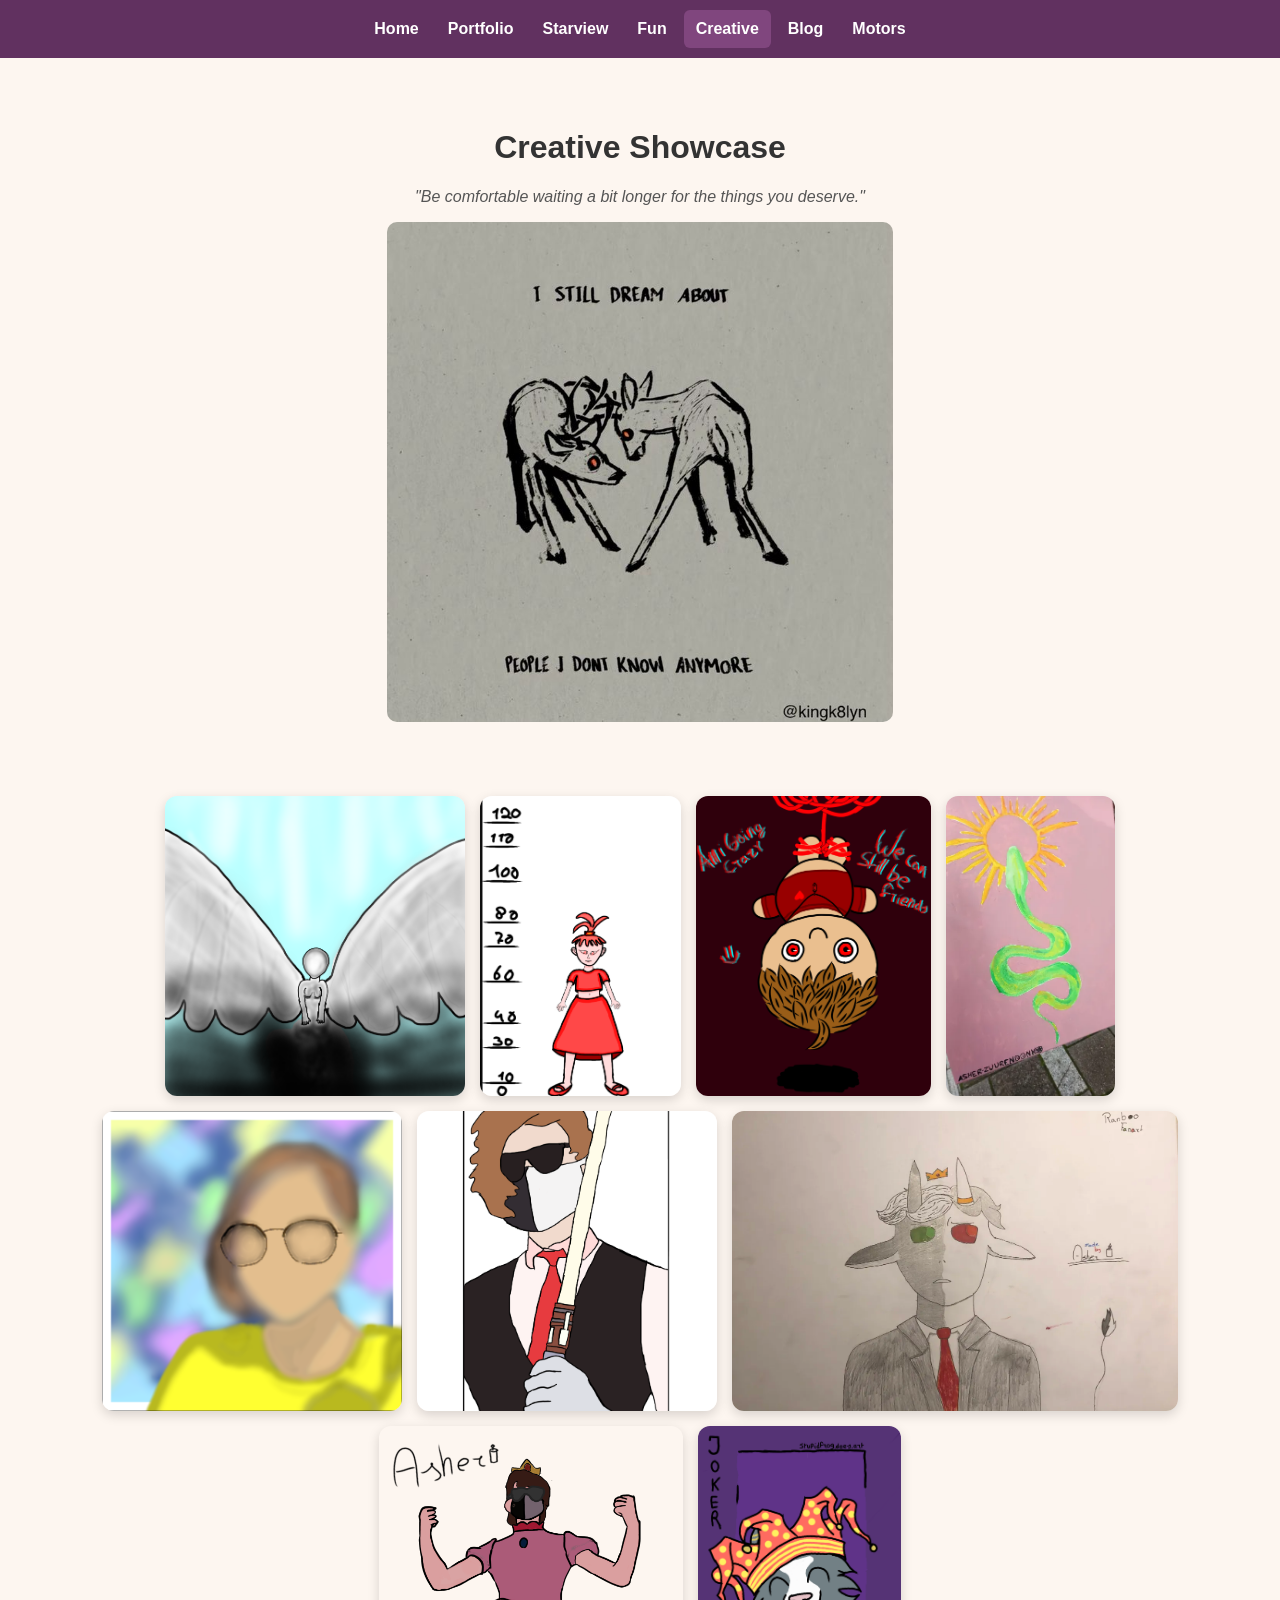
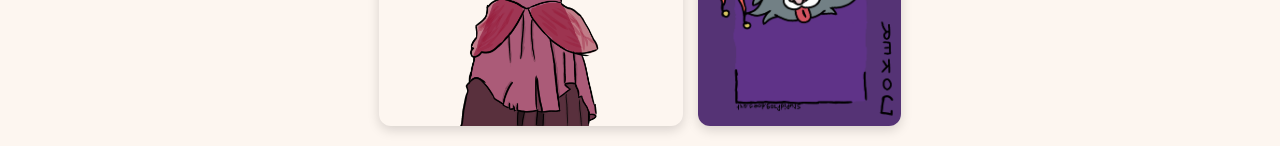
<file: sharkies.html>
<!DOCTYPE html>
<html lang="en">

<head>
    <meta charset="UTF-8">
    <meta name="viewport" content="width=device-width, initial-scale=1.0">
    <meta name="description" content="Art3mis - Portfolio, creative showcase, and personal space of Asher Zuurendonk.">
    <title>Creative Showcase - AshaVerse</title>

    <style>
        /* GENERAL */
        body {
            font-family: Arial, sans-serif;
            margin: 0;
            padding: 0;
            background-color: #fdf6f0;
            color: #333;
        }

        /* NAVIGATION - SAME AS OTHER PAGES */
        nav {
            background-color: #613160;
            padding: 10px;
        }

        nav ul {
            display: flex;
            justify-content: center;
            align-items: center;
            flex-wrap: wrap;
            gap: 5px;
            list-style: none;
            margin: 0;
            padding: 0;
        }

        nav ul li {
            display: block;
            margin: 0;
            padding: 0;
        }

        nav ul li a {
            display: block;
            padding: 10px 12px;
            color: white;
            text-decoration: none;
            font-weight: bold;
            border-radius: 6px;
        }

        nav ul li a:hover,
        nav ul li a:focus-visible,
        nav ul li a.active {
            background-color: #80467e;
        }

        /* ORIGINAL IMAGE GALLERY */
        .gallery {
            display: flex;
            flex-wrap: wrap;
            gap: 15px;
            justify-content: center;
            padding: 20px;
        }

        .gallery img {
            height: 300px;
            width: auto;
            border-radius: 12px;
            box-shadow: 0 4px 12px rgba(0, 0, 0, 0.15);
            transition: transform 0.3s ease, box-shadow 0.3s ease;
        }

        .gallery img:hover {
            transform: scale(1.05);
            box-shadow: 0 6px 18px rgba(0, 0, 0, 0.25);
        }

        /* ORIGINAL HERO */
        header {
            text-align: center;
            padding: 50px 20px;
        }

        header img {
            max-width: 100%;
            height: 500px;
            border-radius: 10px;
        }

        .tagline {
            font-style: italic;
            color: #555;
            margin-top: 10px;
        }

        /* MOBILE NAVIGATION */
        @media (max-width: 600px) {

            nav ul {
                display: grid;
                grid-template-columns: repeat(2, minmax(0, 1fr));
                gap: 5px;
            }

            nav ul li {
                display: block;
                margin: 0;
            }

            nav ul li a {
                display: block;
                text-align: center;
                padding: 12px 6px;
                font-size: 14px;
                border-radius: 6px;
            }

            nav ul li:last-child:nth-child(odd) {
                grid-column: 1 / -1;
            }

            /* ONLY SCALE IMAGES WHEN NECESSARY */
            header img {
                width: auto;
                height: auto;
                max-width: 100%;
                max-height: 500px;
            }

            .gallery img {
                max-width: 100%;
                height: auto;
                max-height: 300px;
            }
        }

        /* SMALL PHONES */
        @media (max-width: 360px) {
            nav ul li a {
                font-size: 13px;
                padding: 11px 4px;
            }
        }
    </style>
</head>

<body>

    <!-- NAVIGATION -->
    <nav aria-label="Main navigation">
        <ul>
            <li>
                <a href="index.html">Home</a>
            </li>

            <li>
                <a href="portfolio.html">Portfolio</a>
            </li>

            <li>
                <a href="rp1.html">Starview</a>
            </li>

            <li>
                <a href="pinterest.html">Fun</a>
            </li>

            <li>
                <a href="sharkies.html"
                   class="active"
                   aria-current="page">Creative</a>
            </li>

            <li>
                <a href="avatar.html">Blog</a>
            </li>

            <li>
                <a href="motors.html">Motors</a>
            </li>
        </ul>
    </nav>

    <!-- HERO SECTION -->
    <header>
        <h1>Creative Showcase</h1>

        <p class="tagline">
            "Be comfortable waiting a bit longer for the things you deserve."
        </p>

        <img
            src="deer.png"
            alt="I still dream about people i don't know anymore."
        >
    </header>

    <!-- ORIGINAL ART SHOWCASE -->
    <div class="gallery">

        <img src="angelart.png" alt="Angel Art">

        <img src="elfgirlart.png" alt="Elf Girl Art">

        <img src="grianart.png" alt="Grian Art">

        <img src="snake art.png" alt="Snake Art">

        <img src="suzzane art.png" alt="Suzzane Art">

        <img src="ranbooart.png" alt="Ranboo Art">

        <img src="Ranbooart2.png" alt="Ranboo Art 2">

        <img src="ranbooart3.png" alt="Ranboo Art 3">

        <img src="Jokergoodone.png" alt="Joker Art">

    </div>

</body>
</html>
</file>
<file: style.css>
body {
            font-family: Arial, sans-serif;
            margin: 0;
            padding: 0;
            background-color: #fdf6f0;
            color: #333;
        }
        nav {
            background-color: #613160;
            padding: 10px;
            text-align: center;
        }
        nav ul {
            list-style: none;
            margin: 0;
            padding: 0;
        }
        nav ul li {
            display: inline;
            margin: 0 15px;
        }
        nav ul li a {
            text-decoration: none;
            color: white;
            font-weight: bold;
        }
        nav ul li a:hover {
            text-decoration: underline;
        }
        header {
            text-align: center;
            padding: 50px 20px;
        }
        header img {
            max-width: 100%;
            height: 500px;
            border-radius: 10px;
        }
        .tagline {
            font-style: italic;
            color: #555;
            margin-top: 10px;
        }
        section#about { 
            padding: 20px; 
            max-width: 700px; 
            margin: auto; 
        }
    section#about a {
    display: inline-block;
    padding: 8px 12px;
    background-color: #613160; /* zelfde als nav */
    color: white;
    border-radius: 5px;
    font-weight: bold;
    text-decoration: none;
    transition: background 0.3s ease;
    margin: 5px 5px 5px 0; /* ruimte tussen meerdere links */
}

section#about a:hover {
    background-color: #8a4a89; /* hoverkleur */
}
</file>
